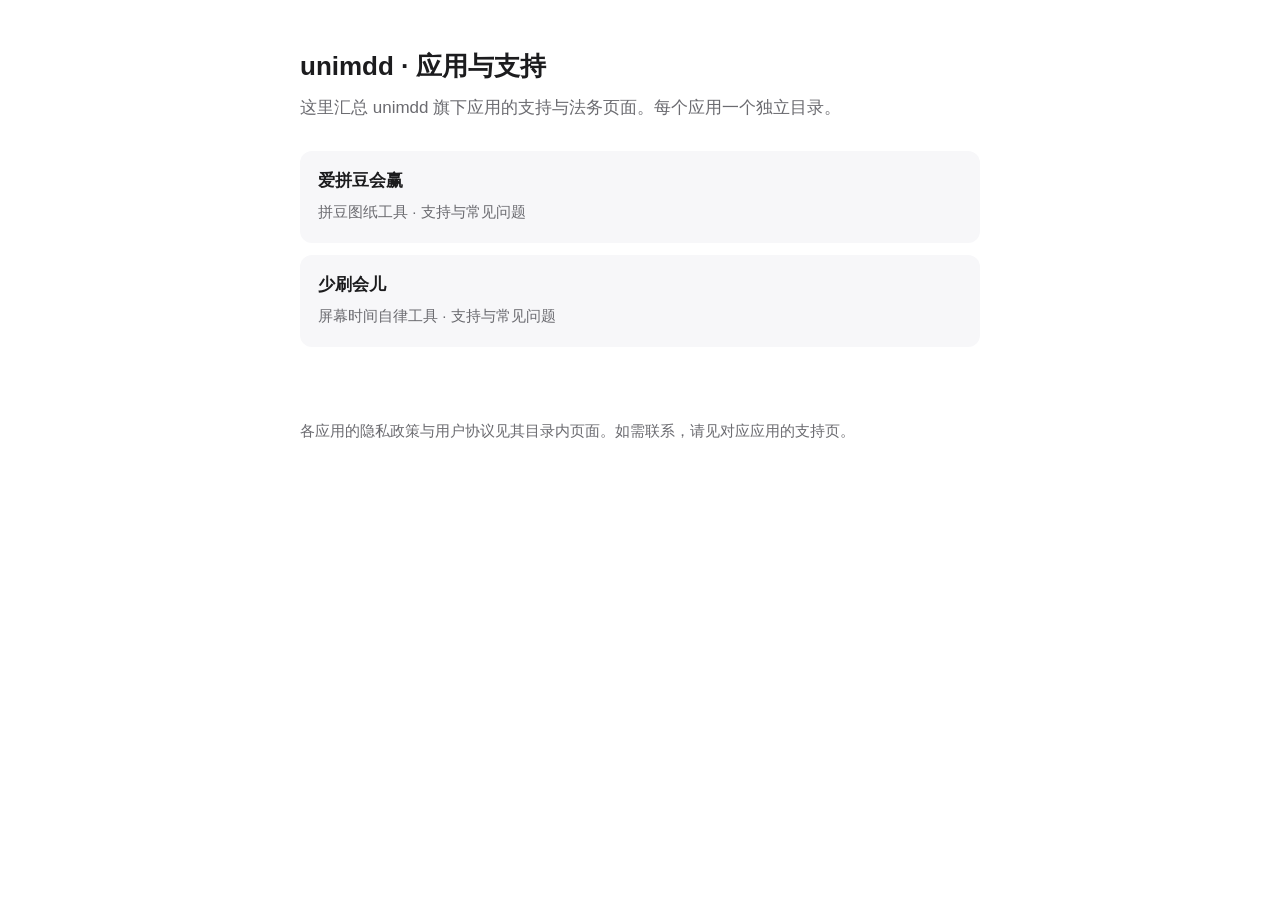
<file: index.html>
<!DOCTYPE html>
<html lang="zh-CN">
<head>
<meta charset="utf-8">
<meta name="viewport" content="width=device-width, initial-scale=1">
<title>unimdd · 应用与支持</title>
<meta name="description" content="unimdd 应用的支持与法务页面索引。">
<style>
  :root { color-scheme: light; --text: #1c1c1e; --muted: #6b6b70; --line: #e5e5ea; --soft: #f7f7f9; --accent: #4a6cf7; }
  * { box-sizing: border-box; }
  body {
    margin: 0; background: #fff; color: var(--text);
    font: 17px/1.7 -apple-system, BlinkMacSystemFont, "PingFang SC", "Helvetica Neue", Arial, sans-serif;
    -webkit-text-size-adjust: 100%;
  }
  main { max-width: 720px; margin: 0 auto; padding: 44px 20px; }
  h1 { font-size: 26px; margin: 0 0 6px; }
  .lede { color: var(--muted); margin: 0 0 28px; }
  .project {
    display: block; padding: 16px 18px; margin-bottom: 12px;
    background: var(--soft); border-radius: 12px;
    color: var(--text); text-decoration: none;
  }
  .project:hover { background: #f0f0f3; }
  .project strong { display: block; font-size: 17px; margin-bottom: 2px; }
  .project span { color: var(--muted); font-size: 15px; }
  footer { max-width: 720px; margin: 0 auto; padding: 0 20px 40px; color: var(--muted); font-size: 15px; }
  a { color: var(--accent); }
</style>
</head>
<body>
<main>
  <h1>unimdd · 应用与支持</h1>
  <p class="lede">这里汇总 unimdd 旗下应用的支持与法务页面。每个应用一个独立目录。</p>

  <a class="project" href="ibeads/">
    <strong>爱拼豆会赢</strong>
    <span>拼豆图纸工具 · 支持与常见问题</span>
  </a>
  <a class="project" href="idone/">
    <strong>少刷会儿</strong>
    <span>屏幕时间自律工具 · 支持与常见问题</span>
  </a>
  <!-- 新增项目时在此追加一项：
  <a class="project" href="<项目目录>/">
    <strong><应用名></strong>
    <span><一句话说明></span>
  </a>
  -->
</main>
<footer>
  <p>各应用的隐私政策与用户协议见其目录内页面。如需联系，请见对应应用的支持页。</p>
</footer>
</body>
</html>
</file>
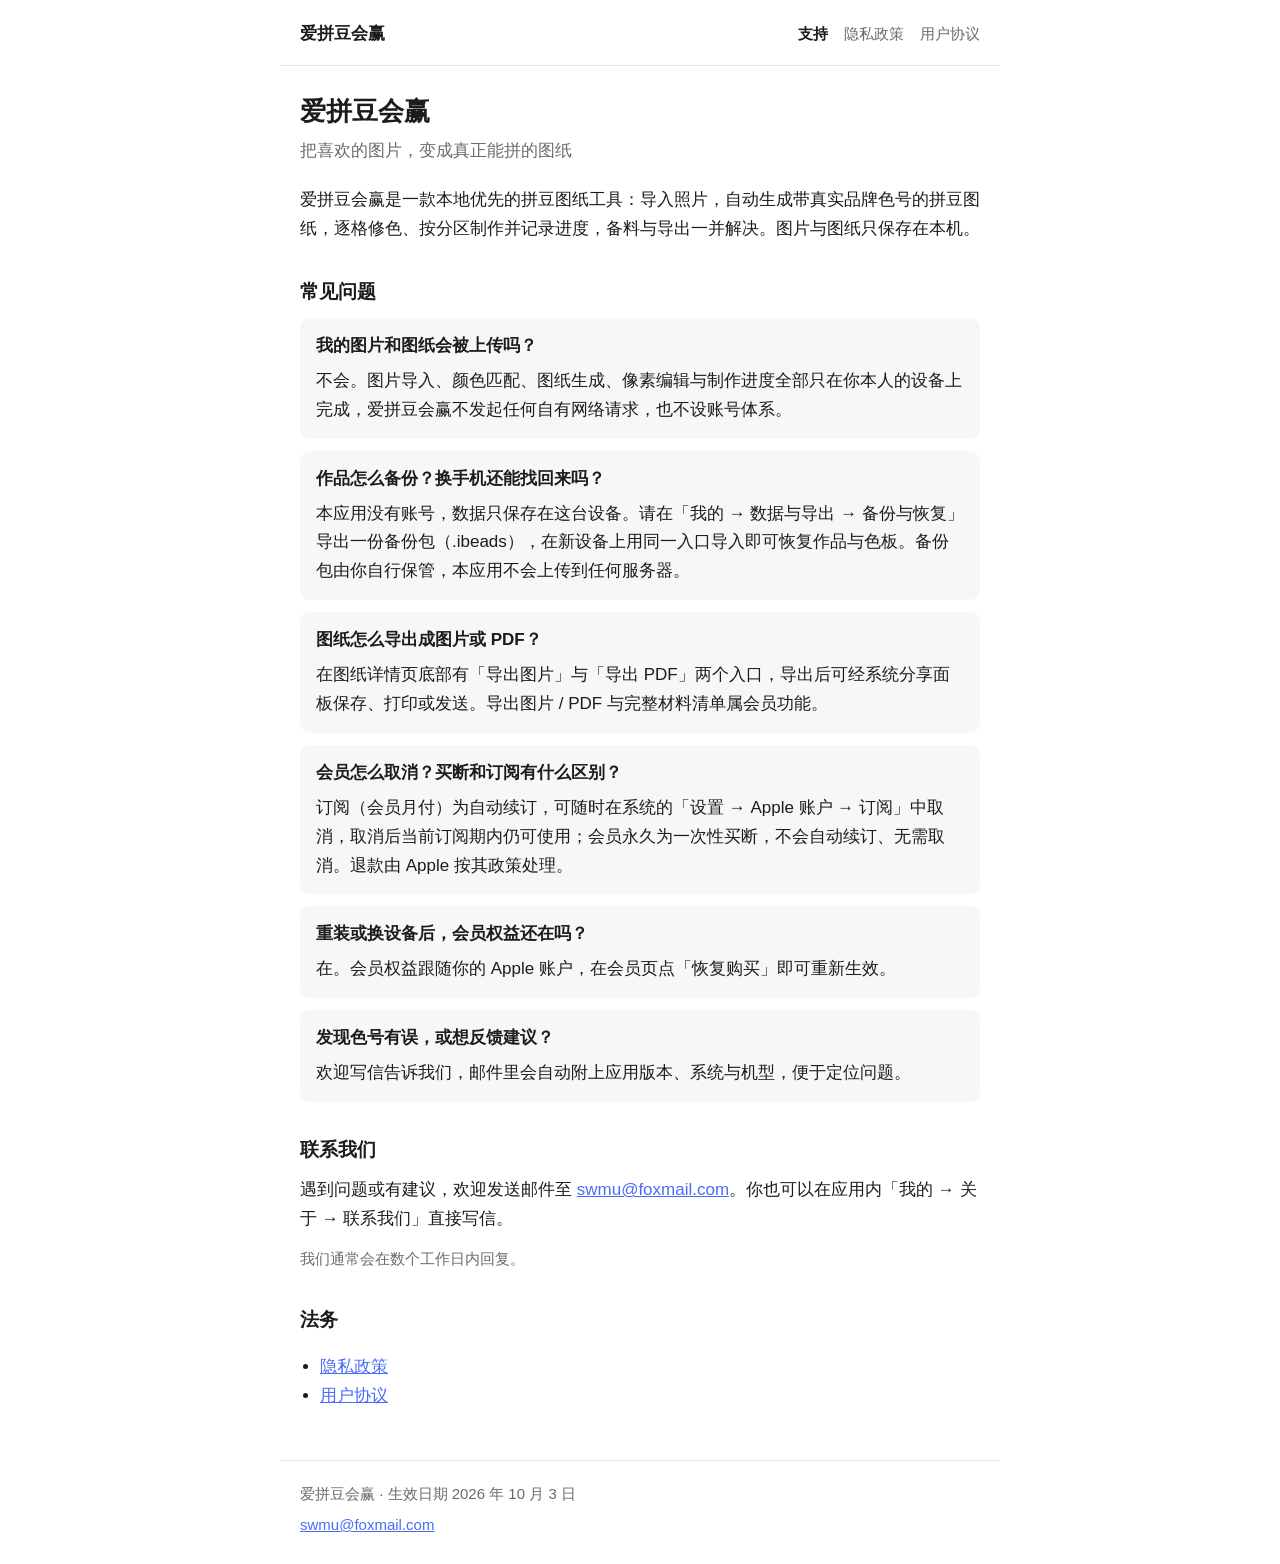
<file: ibeads/index.html>
<!DOCTYPE html>
<html lang="zh-CN">
<head>
<meta charset="utf-8">
<meta name="viewport" content="width=device-width, initial-scale=1">
<title>爱拼豆会赢 · 支持</title>
<meta name="description" content="爱拼豆会赢的支持与常见问题：数据是否上传、备份与恢复、导出、会员与订阅取消。">
<link rel="stylesheet" href="style.css">
</head>
<body>
<header class="site-header">
  <a class="brand" href="index.html">爱拼豆会赢</a>
  <nav>
    <a href="index.html" class="current">支持</a>
    <a href="privacy.html">隐私政策</a>
    <a href="terms.html">用户协议</a>
  </nav>
</header>
<main>
<h1>爱拼豆会赢</h1>
<p class="lede">把喜欢的图片，变成真正能拼的图纸</p>
<p>爱拼豆会赢是一款本地优先的拼豆图纸工具：导入照片，自动生成带真实品牌色号的拼豆图纸，逐格修色、按分区制作并记录进度，备料与导出一并解决。图片与图纸只保存在本机。</p>
<h2>常见问题</h2>
<section class="faq">
  <h3>我的图片和图纸会被上传吗？</h3>
  <p>不会。图片导入、颜色匹配、图纸生成、像素编辑与制作进度全部只在你本人的设备上完成，爱拼豆会赢不发起任何自有网络请求，也不设账号体系。</p>
</section>
<section class="faq">
  <h3>作品怎么备份？换手机还能找回来吗？</h3>
  <p>本应用没有账号，数据只保存在这台设备。请在「我的 → 数据与导出 → 备份与恢复」导出一份备份包（.ibeads），在新设备上用同一入口导入即可恢复作品与色板。备份包由你自行保管，本应用不会上传到任何服务器。</p>
</section>
<section class="faq">
  <h3>图纸怎么导出成图片或 PDF？</h3>
  <p>在图纸详情页底部有「导出图片」与「导出 PDF」两个入口，导出后可经系统分享面板保存、打印或发送。导出图片 / PDF 与完整材料清单属会员功能。</p>
</section>
<section class="faq">
  <h3>会员怎么取消？买断和订阅有什么区别？</h3>
  <p>订阅（会员月付）为自动续订，可随时在系统的「设置 → Apple 账户 → 订阅」中取消，取消后当前订阅期内仍可使用；会员永久为一次性买断，不会自动续订、无需取消。退款由 Apple 按其政策处理。</p>
</section>
<section class="faq">
  <h3>重装或换设备后，会员权益还在吗？</h3>
  <p>在。会员权益跟随你的 Apple 账户，在会员页点「恢复购买」即可重新生效。</p>
</section>
<section class="faq">
  <h3>发现色号有误，或想反馈建议？</h3>
  <p>欢迎写信告诉我们，邮件里会自动附上应用版本、系统与机型，便于定位问题。</p>
</section>
<h2>联系我们</h2>
<p>遇到问题或有建议，欢迎发送邮件至 <a href="mailto:swmu@foxmail.com">swmu@foxmail.com</a>。你也可以在应用内「我的 → 关于 → 联系我们」直接写信。</p>
<p class="meta">我们通常会在数个工作日内回复。</p>
<h2>法务</h2>
<ul>
  <li><a href="privacy.html">隐私政策</a></li>
  <li><a href="terms.html">用户协议</a></li>
</ul>
</main>
<footer>
  <p>爱拼豆会赢 · 生效日期 2026 年 10 月 3 日</p>
  <p><a href="mailto:swmu@foxmail.com">swmu@foxmail.com</a></p>
</footer>
</body>
</html>
</file>
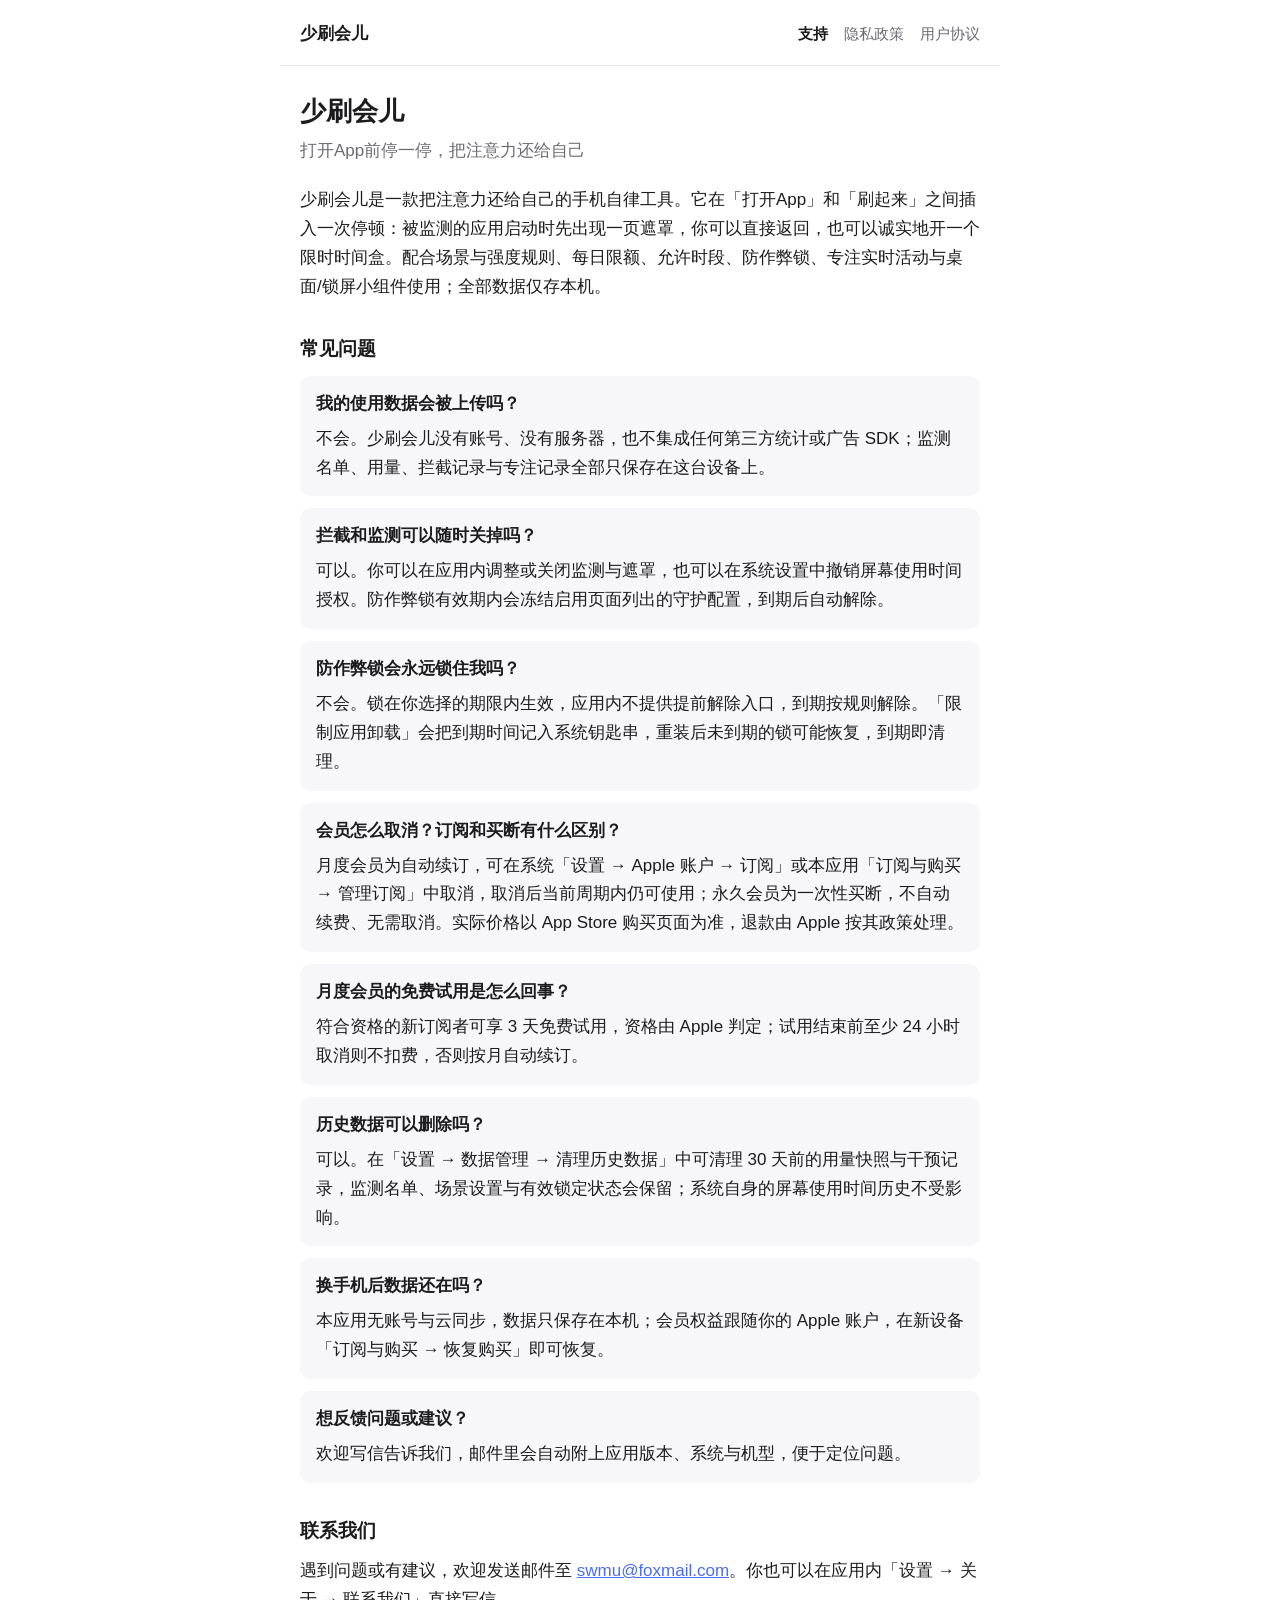
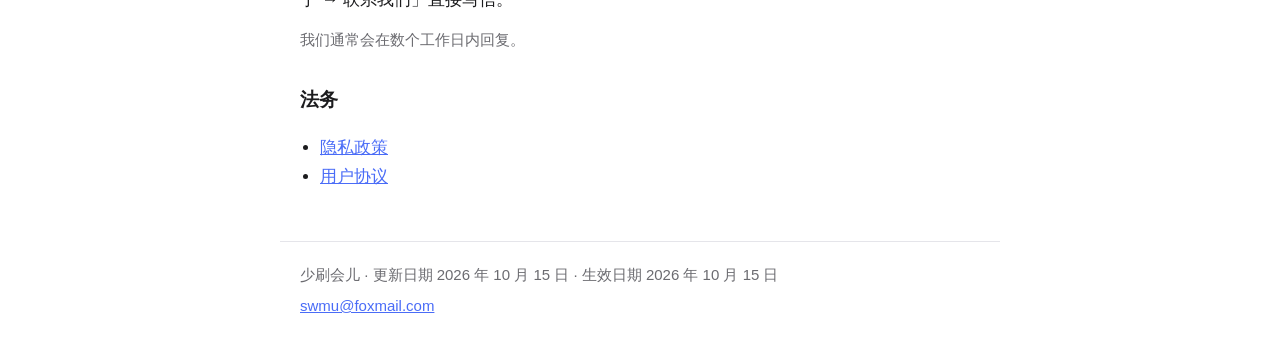
<file: idone/index.html>
<!DOCTYPE html>
<html lang="zh-CN">
<head>
<meta charset="utf-8">
<meta name="viewport" content="width=device-width, initial-scale=1">
<title>少刷会儿 · 支持</title>
<meta name="description" content="少刷会儿的支持与常见问题：数据是否上传、拦截与防作弊锁、会员与订阅取消、数据清理。">
<link rel="stylesheet" href="style.css">
</head>
<body>
<header class="site-header">
  <a class="brand" href="index.html">少刷会儿</a>
  <nav>
    <a href="index.html" class="current">支持</a>
    <a href="privacy.html">隐私政策</a>
    <a href="terms.html">用户协议</a>
  </nav>
</header>
<main>
<h1>少刷会儿</h1>
<p class="lede">打开App前停一停，把注意力还给自己</p>
<p>少刷会儿是一款把注意力还给自己的手机自律工具。它在「打开App」和「刷起来」之间插入一次停顿：被监测的应用启动时先出现一页遮罩，你可以直接返回，也可以诚实地开一个限时时间盒。配合场景与强度规则、每日限额、允许时段、防作弊锁、专注实时活动与桌面/锁屏小组件使用；全部数据仅存本机。</p>
<h2>常见问题</h2>
<section class="faq">
  <h3>我的使用数据会被上传吗？</h3>
  <p>不会。少刷会儿没有账号、没有服务器，也不集成任何第三方统计或广告 SDK；监测名单、用量、拦截记录与专注记录全部只保存在这台设备上。</p>
</section>
<section class="faq">
  <h3>拦截和监测可以随时关掉吗？</h3>
  <p>可以。你可以在应用内调整或关闭监测与遮罩，也可以在系统设置中撤销屏幕使用时间授权。防作弊锁有效期内会冻结启用页面列出的守护配置，到期后自动解除。</p>
</section>
<section class="faq">
  <h3>防作弊锁会永远锁住我吗？</h3>
  <p>不会。锁在你选择的期限内生效，应用内不提供提前解除入口，到期按规则解除。「限制应用卸载」会把到期时间记入系统钥匙串，重装后未到期的锁可能恢复，到期即清理。</p>
</section>
<section class="faq">
  <h3>会员怎么取消？订阅和买断有什么区别？</h3>
  <p>月度会员为自动续订，可在系统「设置 → Apple 账户 → 订阅」或本应用「订阅与购买 → 管理订阅」中取消，取消后当前周期内仍可使用；永久会员为一次性买断，不自动续费、无需取消。实际价格以 App Store 购买页面为准，退款由 Apple 按其政策处理。</p>
</section>
<section class="faq">
  <h3>月度会员的免费试用是怎么回事？</h3>
  <p>符合资格的新订阅者可享 3 天免费试用，资格由 Apple 判定；试用结束前至少 24 小时取消则不扣费，否则按月自动续订。</p>
</section>
<section class="faq">
  <h3>历史数据可以删除吗？</h3>
  <p>可以。在「设置 → 数据管理 → 清理历史数据」中可清理 30 天前的用量快照与干预记录，监测名单、场景设置与有效锁定状态会保留；系统自身的屏幕使用时间历史不受影响。</p>
</section>
<section class="faq">
  <h3>换手机后数据还在吗？</h3>
  <p>本应用无账号与云同步，数据只保存在本机；会员权益跟随你的 Apple 账户，在新设备「订阅与购买 → 恢复购买」即可恢复。</p>
</section>
<section class="faq">
  <h3>想反馈问题或建议？</h3>
  <p>欢迎写信告诉我们，邮件里会自动附上应用版本、系统与机型，便于定位问题。</p>
</section>
<h2>联系我们</h2>
<p>遇到问题或有建议，欢迎发送邮件至 <a href="mailto:swmu@foxmail.com">swmu@foxmail.com</a>。你也可以在应用内「设置 → 关于 → 联系我们」直接写信。</p>
<p class="meta">我们通常会在数个工作日内回复。</p>
<h2>法务</h2>
<ul>
  <li><a href="privacy.html">隐私政策</a></li>
  <li><a href="terms.html">用户协议</a></li>
</ul>
</main>
<footer>
  <p>少刷会儿 · 更新日期 2026 年 10 月 15 日 · 生效日期 2026 年 10 月 15 日</p>
  <p><a href="mailto:swmu@foxmail.com">swmu@foxmail.com</a></p>
</footer>
</body>
</html>
</file>
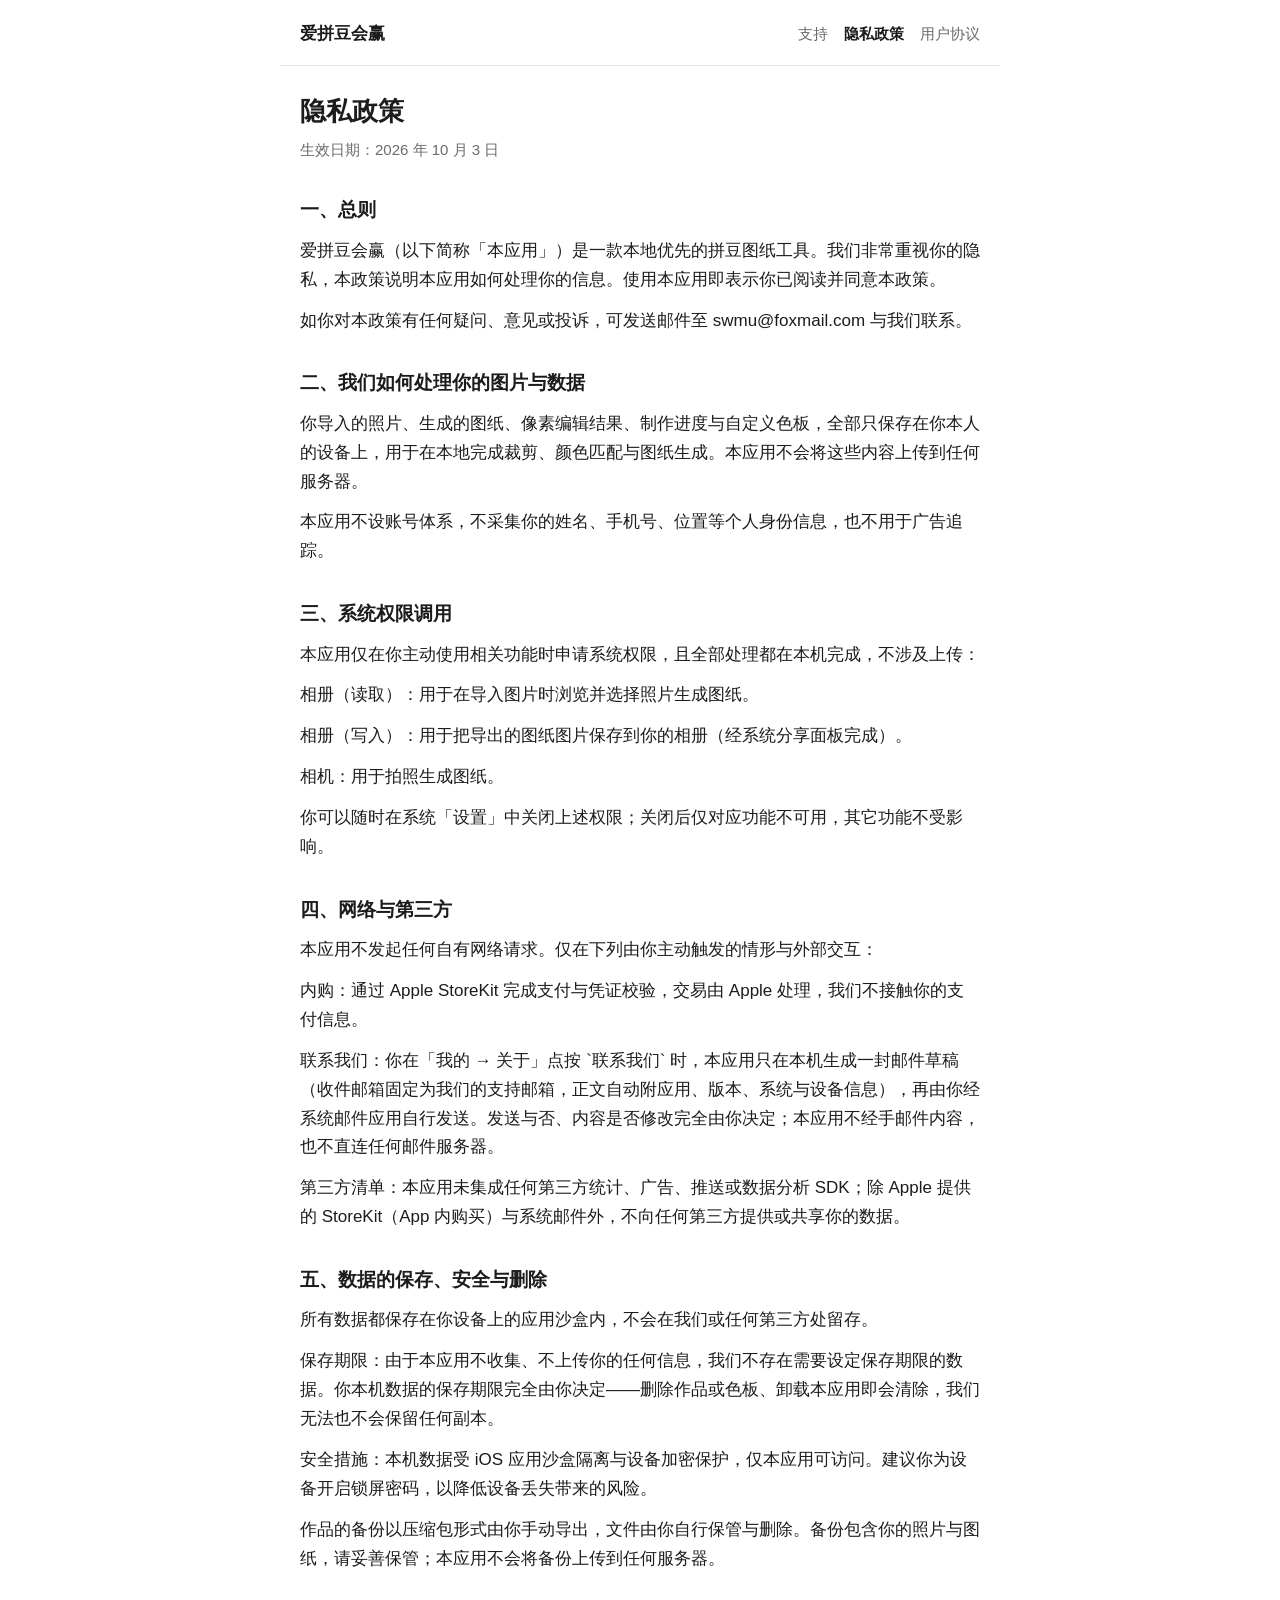
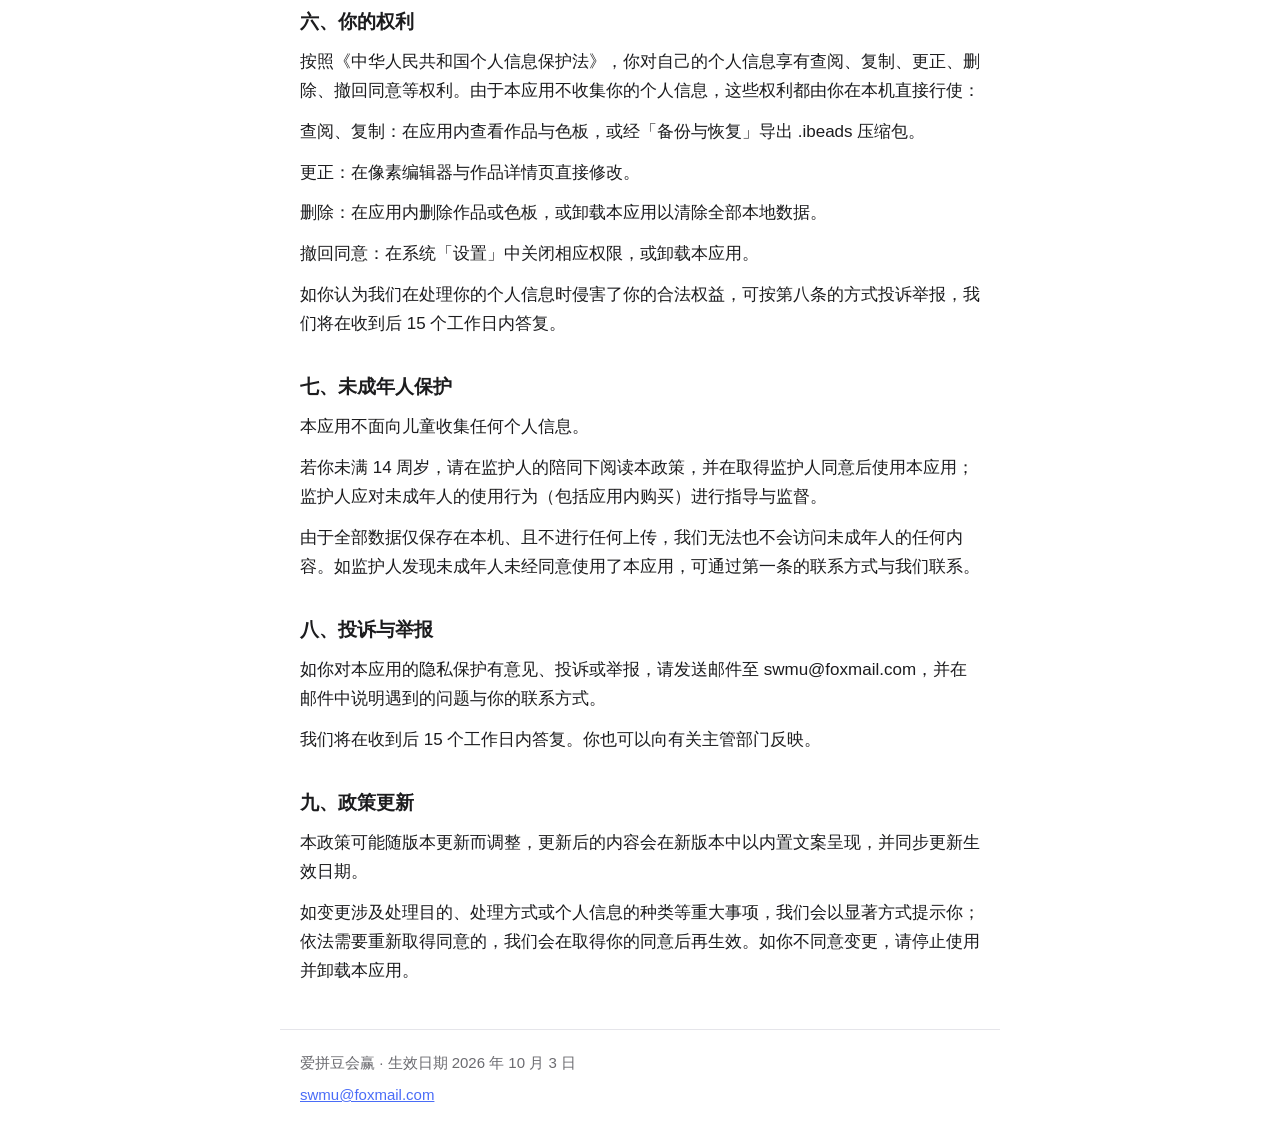
<file: ibeads/privacy.html>
<!DOCTYPE html>
<html lang="zh-CN">
<head>
<meta charset="utf-8">
<meta name="viewport" content="width=device-width, initial-scale=1">
<title>爱拼豆会赢 · 隐私政策</title>
<meta name="description" content="爱拼豆会赢隐私政策：本地优先、不采集个人信息、图片与图纸不上传。">
<link rel="stylesheet" href="style.css">
</head>
<body>
<header class="site-header">
  <a class="brand" href="index.html">爱拼豆会赢</a>
  <nav>
    <a href="index.html">支持</a>
    <a href="privacy.html" class="current">隐私政策</a>
    <a href="terms.html">用户协议</a>
  </nav>
</header>
<main>
<h1>隐私政策</h1>
<p class="meta">生效日期：2026 年 10 月 3 日</p>
<section>
<h2>一、总则</h2>
<p>爱拼豆会赢（以下简称「本应用」）是一款本地优先的拼豆图纸工具。我们非常重视你的隐私，本政策说明本应用如何处理你的信息。使用本应用即表示你已阅读并同意本政策。</p>
<p>如你对本政策有任何疑问、意见或投诉，可发送邮件至 swmu@foxmail.com 与我们联系。</p>
</section>
<section>
<h2>二、我们如何处理你的图片与数据</h2>
<p>你导入的照片、生成的图纸、像素编辑结果、制作进度与自定义色板，全部只保存在你本人的设备上，用于在本地完成裁剪、颜色匹配与图纸生成。本应用不会将这些内容上传到任何服务器。</p>
<p>本应用不设账号体系，不采集你的姓名、手机号、位置等个人身份信息，也不用于广告追踪。</p>
</section>
<section>
<h2>三、系统权限调用</h2>
<p>本应用仅在你主动使用相关功能时申请系统权限，且全部处理都在本机完成，不涉及上传：</p>
<p>相册（读取）：用于在导入图片时浏览并选择照片生成图纸。</p>
<p>相册（写入）：用于把导出的图纸图片保存到你的相册（经系统分享面板完成）。</p>
<p>相机：用于拍照生成图纸。</p>
<p>你可以随时在系统「设置」中关闭上述权限；关闭后仅对应功能不可用，其它功能不受影响。</p>
</section>
<section>
<h2>四、网络与第三方</h2>
<p>本应用不发起任何自有网络请求。仅在下列由你主动触发的情形与外部交互：</p>
<p>内购：通过 Apple StoreKit 完成支付与凭证校验，交易由 Apple 处理，我们不接触你的支付信息。</p>
<p>联系我们：你在「我的 → 关于」点按 `联系我们` 时，本应用只在本机生成一封邮件草稿（收件邮箱固定为我们的支持邮箱，正文自动附应用、版本、系统与设备信息），再由你经系统邮件应用自行发送。发送与否、内容是否修改完全由你决定；本应用不经手邮件内容，也不直连任何邮件服务器。</p>
<p>第三方清单：本应用未集成任何第三方统计、广告、推送或数据分析 SDK；除 Apple 提供的 StoreKit（App 内购买）与系统邮件外，不向任何第三方提供或共享你的数据。</p>
</section>
<section>
<h2>五、数据的保存、安全与删除</h2>
<p>所有数据都保存在你设备上的应用沙盒内，不会在我们或任何第三方处留存。</p>
<p>保存期限：由于本应用不收集、不上传你的任何信息，我们不存在需要设定保存期限的数据。你本机数据的保存期限完全由你决定——删除作品或色板、卸载本应用即会清除，我们无法也不会保留任何副本。</p>
<p>安全措施：本机数据受 iOS 应用沙盒隔离与设备加密保护，仅本应用可访问。建议你为设备开启锁屏密码，以降低设备丢失带来的风险。</p>
<p>作品的备份以压缩包形式由你手动导出，文件由你自行保管与删除。备份包含你的照片与图纸，请妥善保管；本应用不会将备份上传到任何服务器。</p>
</section>
<section>
<h2>六、你的权利</h2>
<p>按照《中华人民共和国个人信息保护法》，你对自己的个人信息享有查阅、复制、更正、删除、撤回同意等权利。由于本应用不收集你的个人信息，这些权利都由你在本机直接行使：</p>
<p>查阅、复制：在应用内查看作品与色板，或经「备份与恢复」导出 .ibeads 压缩包。</p>
<p>更正：在像素编辑器与作品详情页直接修改。</p>
<p>删除：在应用内删除作品或色板，或卸载本应用以清除全部本地数据。</p>
<p>撤回同意：在系统「设置」中关闭相应权限，或卸载本应用。</p>
<p>如你认为我们在处理你的个人信息时侵害了你的合法权益，可按第八条的方式投诉举报，我们将在收到后 15 个工作日内答复。</p>
</section>
<section>
<h2>七、未成年人保护</h2>
<p>本应用不面向儿童收集任何个人信息。</p>
<p>若你未满 14 周岁，请在监护人的陪同下阅读本政策，并在取得监护人同意后使用本应用；监护人应对未成年人的使用行为（包括应用内购买）进行指导与监督。</p>
<p>由于全部数据仅保存在本机、且不进行任何上传，我们无法也不会访问未成年人的任何内容。如监护人发现未成年人未经同意使用了本应用，可通过第一条的联系方式与我们联系。</p>
</section>
<section>
<h2>八、投诉与举报</h2>
<p>如你对本应用的隐私保护有意见、投诉或举报，请发送邮件至 swmu@foxmail.com，并在邮件中说明遇到的问题与你的联系方式。</p>
<p>我们将在收到后 15 个工作日内答复。你也可以向有关主管部门反映。</p>
</section>
<section>
<h2>九、政策更新</h2>
<p>本政策可能随版本更新而调整，更新后的内容会在新版本中以内置文案呈现，并同步更新生效日期。</p>
<p>如变更涉及处理目的、处理方式或个人信息的种类等重大事项，我们会以显著方式提示你；依法需要重新取得同意的，我们会在取得你的同意后再生效。如你不同意变更，请停止使用并卸载本应用。</p>
</section>

</main>
<footer>
  <p>爱拼豆会赢 · 生效日期 2026 年 10 月 3 日</p>
  <p><a href="mailto:swmu@foxmail.com">swmu@foxmail.com</a></p>
</footer>
</body>
</html>
</file>
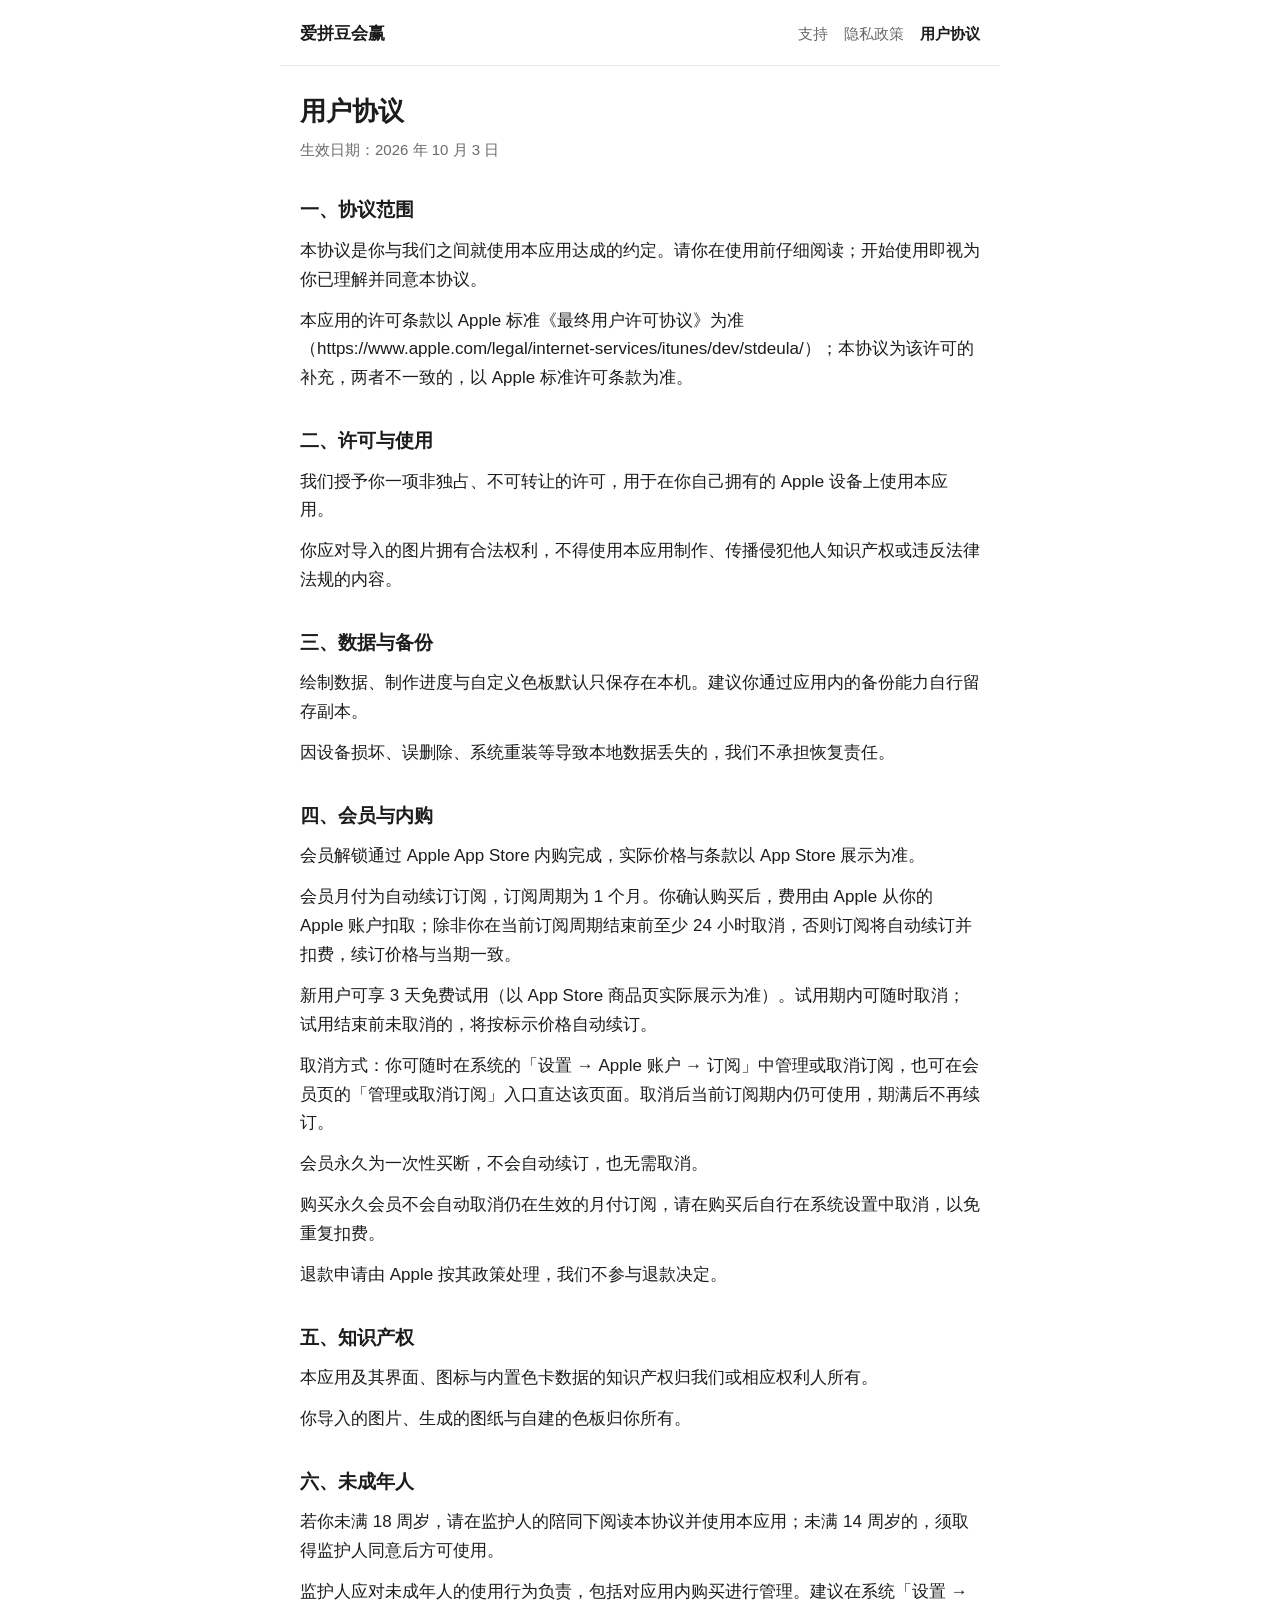
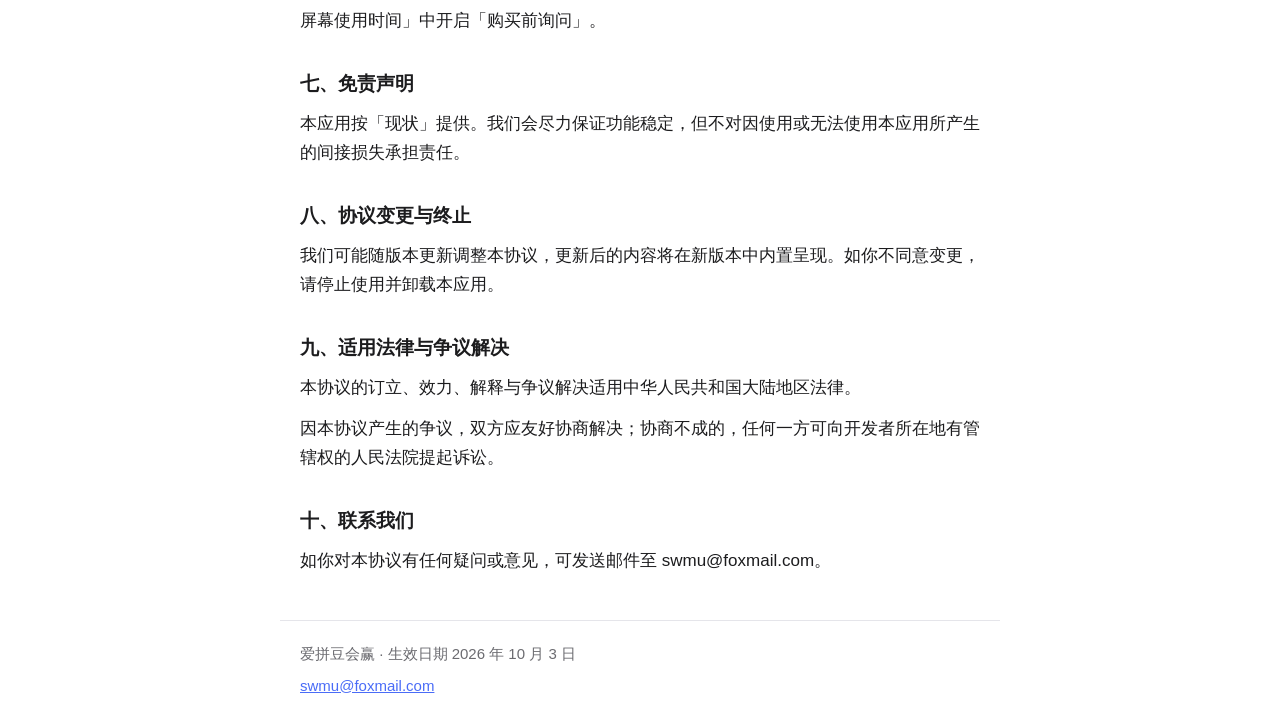
<file: ibeads/terms.html>
<!DOCTYPE html>
<html lang="zh-CN">
<head>
<meta charset="utf-8">
<meta name="viewport" content="width=device-width, initial-scale=1">
<title>爱拼豆会赢 · 用户协议</title>
<meta name="description" content="爱拼豆会赢用户协议：许可与使用、数据与备份、会员与内购、免责声明。">
<link rel="stylesheet" href="style.css">
</head>
<body>
<header class="site-header">
  <a class="brand" href="index.html">爱拼豆会赢</a>
  <nav>
    <a href="index.html">支持</a>
    <a href="privacy.html">隐私政策</a>
    <a href="terms.html" class="current">用户协议</a>
  </nav>
</header>
<main>
<h1>用户协议</h1>
<p class="meta">生效日期：2026 年 10 月 3 日</p>
<section>
<h2>一、协议范围</h2>
<p>本协议是你与我们之间就使用本应用达成的约定。请你在使用前仔细阅读；开始使用即视为你已理解并同意本协议。</p>
<p>本应用的许可条款以 Apple 标准《最终用户许可协议》为准（https://www.apple.com/legal/internet-services/itunes/dev/stdeula/）；本协议为该许可的补充，两者不一致的，以 Apple 标准许可条款为准。</p>
</section>
<section>
<h2>二、许可与使用</h2>
<p>我们授予你一项非独占、不可转让的许可，用于在你自己拥有的 Apple 设备上使用本应用。</p>
<p>你应对导入的图片拥有合法权利，不得使用本应用制作、传播侵犯他人知识产权或违反法律法规的内容。</p>
</section>
<section>
<h2>三、数据与备份</h2>
<p>绘制数据、制作进度与自定义色板默认只保存在本机。建议你通过应用内的备份能力自行留存副本。</p>
<p>因设备损坏、误删除、系统重装等导致本地数据丢失的，我们不承担恢复责任。</p>
</section>
<section>
<h2>四、会员与内购</h2>
<p>会员解锁通过 Apple App Store 内购完成，实际价格与条款以 App Store 展示为准。</p>
<p>会员月付为自动续订订阅，订阅周期为 1 个月。你确认购买后，费用由 Apple 从你的 Apple 账户扣取；除非你在当前订阅周期结束前至少 24 小时取消，否则订阅将自动续订并扣费，续订价格与当期一致。</p>
<p>新用户可享 3 天免费试用（以 App Store 商品页实际展示为准）。试用期内可随时取消；试用结束前未取消的，将按标示价格自动续订。</p>
<p>取消方式：你可随时在系统的「设置 → Apple 账户 → 订阅」中管理或取消订阅，也可在会员页的「管理或取消订阅」入口直达该页面。取消后当前订阅期内仍可使用，期满后不再续订。</p>
<p>会员永久为一次性买断，不会自动续订，也无需取消。</p>
<p>购买永久会员不会自动取消仍在生效的月付订阅，请在购买后自行在系统设置中取消，以免重复扣费。</p>
<p>退款申请由 Apple 按其政策处理，我们不参与退款决定。</p>
</section>
<section>
<h2>五、知识产权</h2>
<p>本应用及其界面、图标与内置色卡数据的知识产权归我们或相应权利人所有。</p>
<p>你导入的图片、生成的图纸与自建的色板归你所有。</p>
</section>
<section>
<h2>六、未成年人</h2>
<p>若你未满 18 周岁，请在监护人的陪同下阅读本协议并使用本应用；未满 14 周岁的，须取得监护人同意后方可使用。</p>
<p>监护人应对未成年人的使用行为负责，包括对应用内购买进行管理。建议在系统「设置 → 屏幕使用时间」中开启「购买前询问」。</p>
</section>
<section>
<h2>七、免责声明</h2>
<p>本应用按「现状」提供。我们会尽力保证功能稳定，但不对因使用或无法使用本应用所产生的间接损失承担责任。</p>
</section>
<section>
<h2>八、协议变更与终止</h2>
<p>我们可能随版本更新调整本协议，更新后的内容将在新版本中内置呈现。如你不同意变更，请停止使用并卸载本应用。</p>
</section>
<section>
<h2>九、适用法律与争议解决</h2>
<p>本协议的订立、效力、解释与争议解决适用中华人民共和国大陆地区法律。</p>
<p>因本协议产生的争议，双方应友好协商解决；协商不成的，任何一方可向开发者所在地有管辖权的人民法院提起诉讼。</p>
</section>
<section>
<h2>十、联系我们</h2>
<p>如你对本协议有任何疑问或意见，可发送邮件至 swmu@foxmail.com。</p>
</section>

</main>
<footer>
  <p>爱拼豆会赢 · 生效日期 2026 年 10 月 3 日</p>
  <p><a href="mailto:swmu@foxmail.com">swmu@foxmail.com</a></p>
</footer>
</body>
</html>
</file>
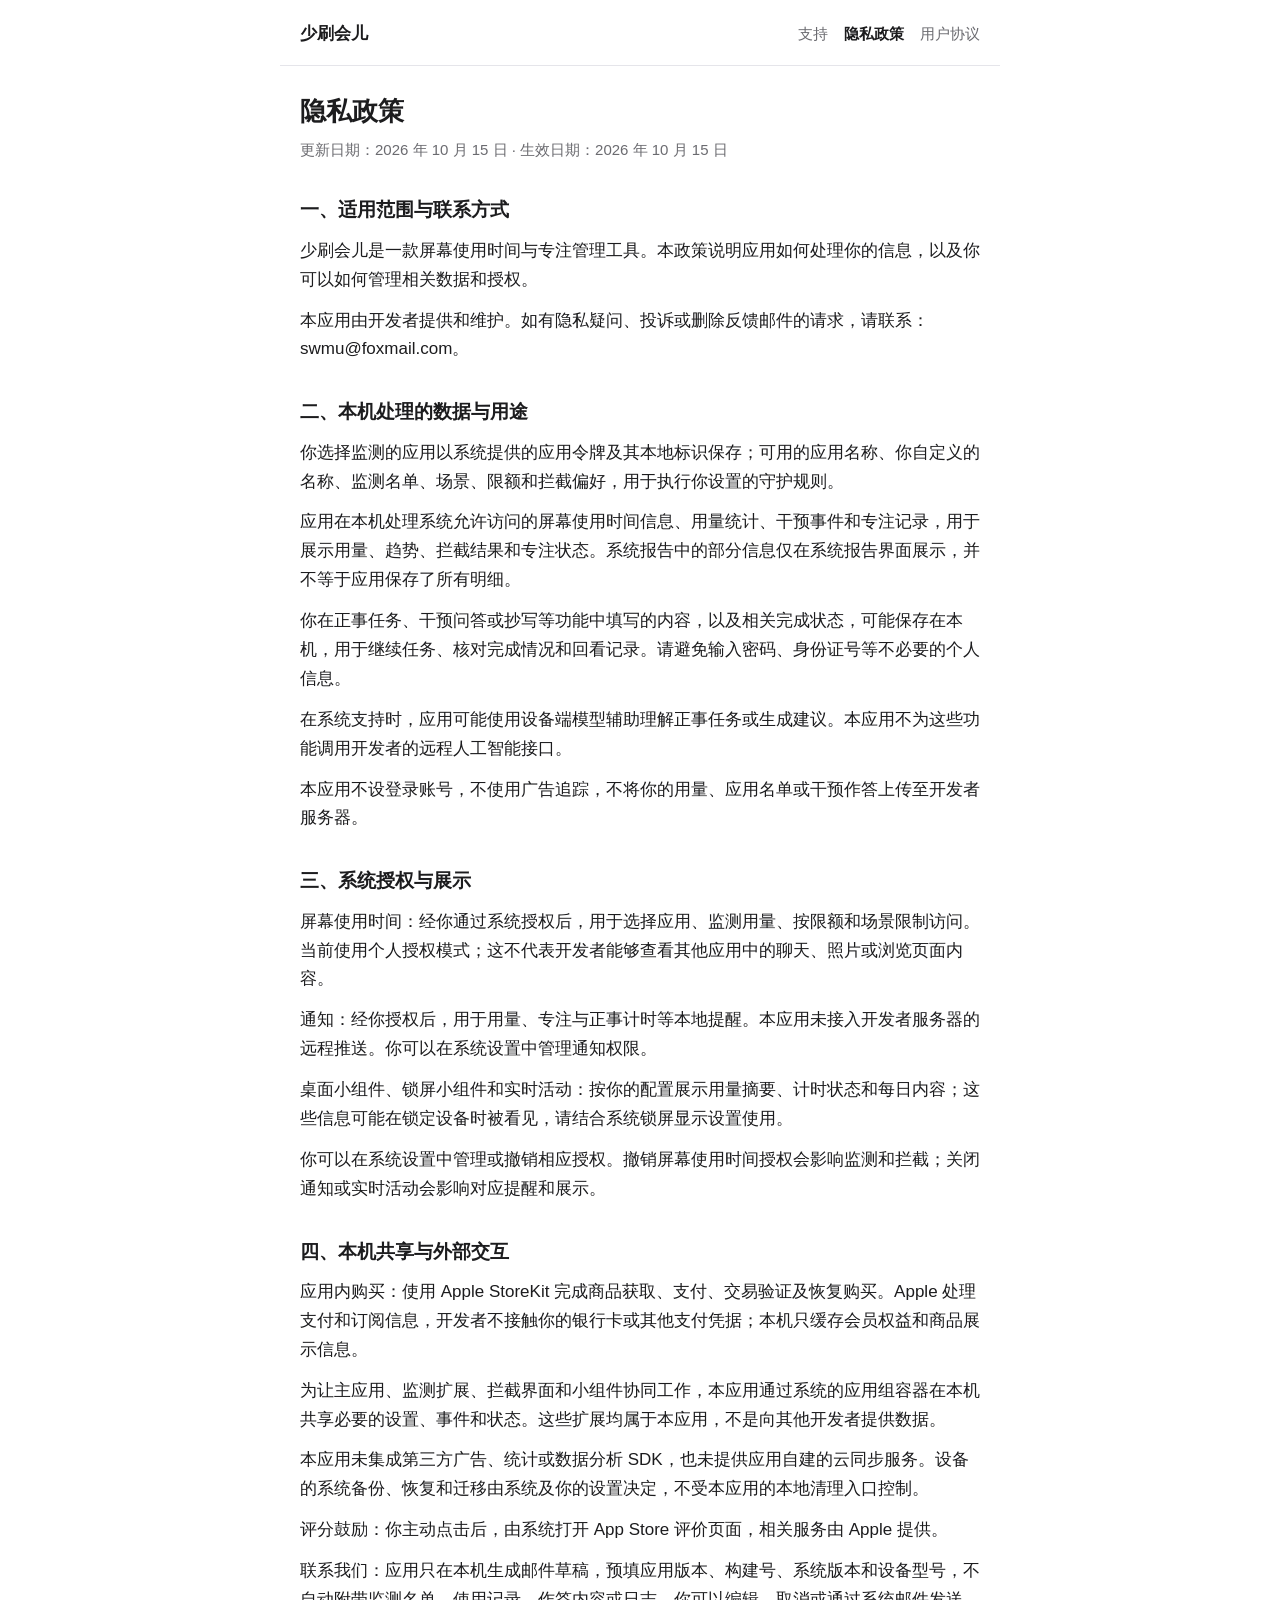
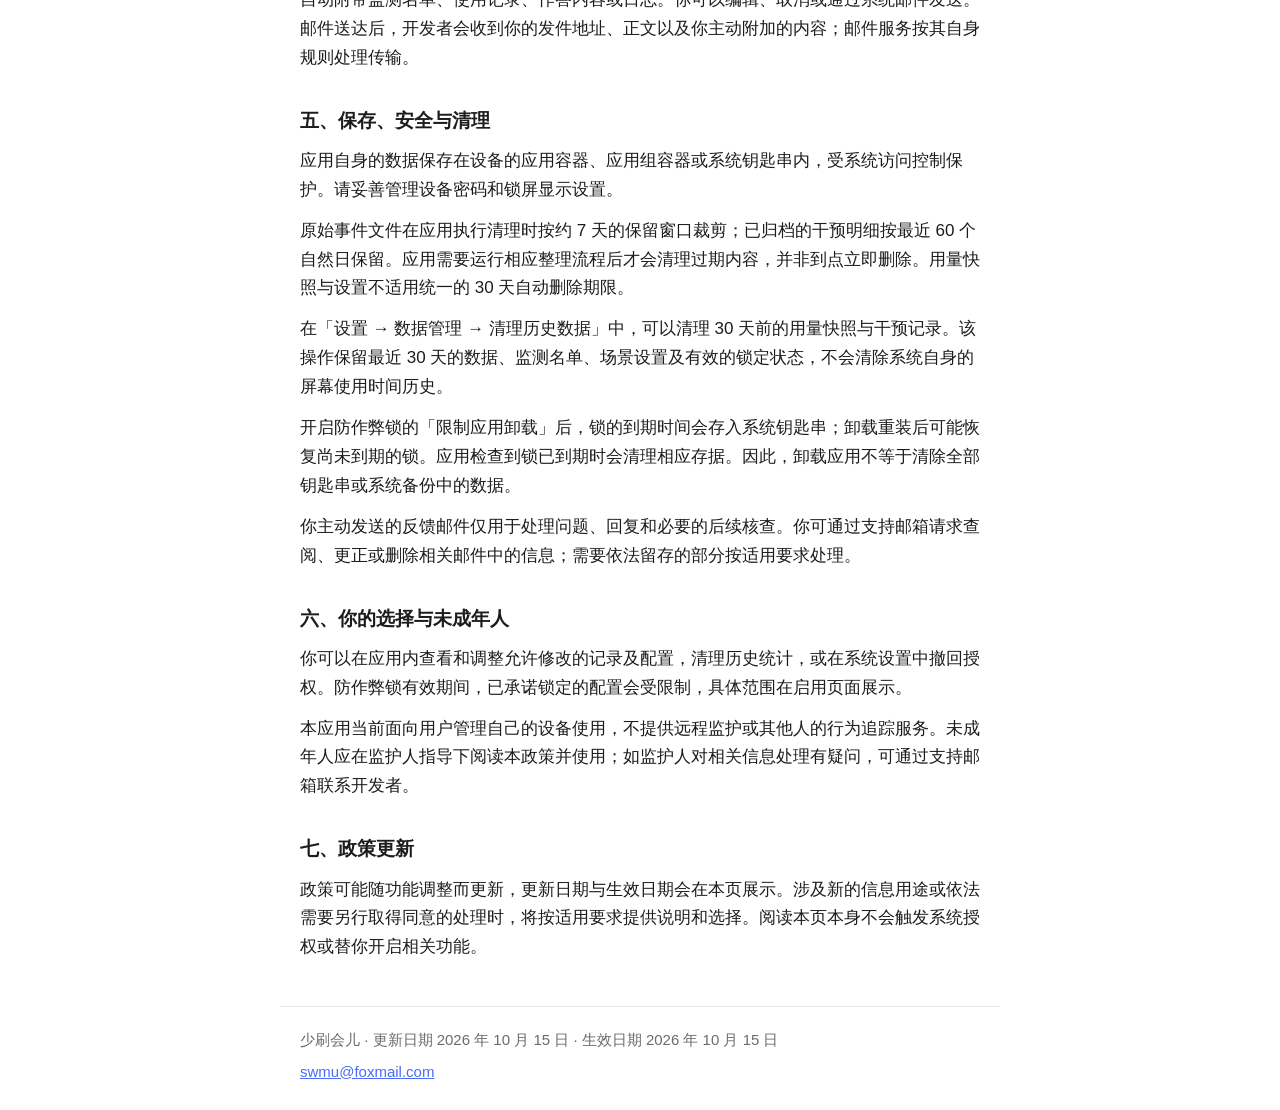
<file: idone/privacy.html>
<!DOCTYPE html>
<html lang="zh-CN">
<head>
<meta charset="utf-8">
<meta name="viewport" content="width=device-width, initial-scale=1">
<title>少刷会儿 · 隐私政策</title>
<meta name="description" content="少刷会儿隐私政策：数据仅存本机、不收集不上传、屏幕时间数据不离机、无第三方 SDK。">
<link rel="stylesheet" href="style.css">
</head>
<body>
<header class="site-header">
  <a class="brand" href="index.html">少刷会儿</a>
  <nav>
    <a href="index.html">支持</a>
    <a href="privacy.html" class="current">隐私政策</a>
    <a href="terms.html">用户协议</a>
  </nav>
</header>
<main>
<h1>隐私政策</h1>
<p class="meta">更新日期：2026 年 10 月 15 日 · 生效日期：2026 年 10 月 15 日</p>
<section>
<h2>一、适用范围与联系方式</h2>
<p>少刷会儿是一款屏幕使用时间与专注管理工具。本政策说明应用如何处理你的信息，以及你可以如何管理相关数据和授权。</p>
<p>本应用由开发者提供和维护。如有隐私疑问、投诉或删除反馈邮件的请求，请联系：swmu@foxmail.com。</p>
</section>
<section>
<h2>二、本机处理的数据与用途</h2>
<p>你选择监测的应用以系统提供的应用令牌及其本地标识保存；可用的应用名称、你自定义的名称、监测名单、场景、限额和拦截偏好，用于执行你设置的守护规则。</p>
<p>应用在本机处理系统允许访问的屏幕使用时间信息、用量统计、干预事件和专注记录，用于展示用量、趋势、拦截结果和专注状态。系统报告中的部分信息仅在系统报告界面展示，并不等于应用保存了所有明细。</p>
<p>你在正事任务、干预问答或抄写等功能中填写的内容，以及相关完成状态，可能保存在本机，用于继续任务、核对完成情况和回看记录。请避免输入密码、身份证号等不必要的个人信息。</p>
<p>在系统支持时，应用可能使用设备端模型辅助理解正事任务或生成建议。本应用不为这些功能调用开发者的远程人工智能接口。</p>
<p>本应用不设登录账号，不使用广告追踪，不将你的用量、应用名单或干预作答上传至开发者服务器。</p>
</section>
<section>
<h2>三、系统授权与展示</h2>
<p>屏幕使用时间：经你通过系统授权后，用于选择应用、监测用量、按限额和场景限制访问。当前使用个人授权模式；这不代表开发者能够查看其他应用中的聊天、照片或浏览页面内容。</p>
<p>通知：经你授权后，用于用量、专注与正事计时等本地提醒。本应用未接入开发者服务器的远程推送。你可以在系统设置中管理通知权限。</p>
<p>桌面小组件、锁屏小组件和实时活动：按你的配置展示用量摘要、计时状态和每日内容；这些信息可能在锁定设备时被看见，请结合系统锁屏显示设置使用。</p>
<p>你可以在系统设置中管理或撤销相应授权。撤销屏幕使用时间授权会影响监测和拦截；关闭通知或实时活动会影响对应提醒和展示。</p>
</section>
<section>
<h2>四、本机共享与外部交互</h2>
<p>应用内购买：使用 Apple StoreKit 完成商品获取、支付、交易验证及恢复购买。Apple 处理支付和订阅信息，开发者不接触你的银行卡或其他支付凭据；本机只缓存会员权益和商品展示信息。</p>
<p>为让主应用、监测扩展、拦截界面和小组件协同工作，本应用通过系统的应用组容器在本机共享必要的设置、事件和状态。这些扩展均属于本应用，不是向其他开发者提供数据。</p>
<p>本应用未集成第三方广告、统计或数据分析 SDK，也未提供应用自建的云同步服务。设备的系统备份、恢复和迁移由系统及你的设置决定，不受本应用的本地清理入口控制。</p>
<p>评分鼓励：你主动点击后，由系统打开 App Store 评价页面，相关服务由 Apple 提供。</p>
<p>联系我们：应用只在本机生成邮件草稿，预填应用版本、构建号、系统版本和设备型号，不自动附带监测名单、使用记录、作答内容或日志。你可以编辑、取消或通过系统邮件发送。邮件送达后，开发者会收到你的发件地址、正文以及你主动附加的内容；邮件服务按其自身规则处理传输。</p>
</section>
<section>
<h2>五、保存、安全与清理</h2>
<p>应用自身的数据保存在设备的应用容器、应用组容器或系统钥匙串内，受系统访问控制保护。请妥善管理设备密码和锁屏显示设置。</p>
<p>原始事件文件在应用执行清理时按约 7 天的保留窗口裁剪；已归档的干预明细按最近 60 个自然日保留。应用需要运行相应整理流程后才会清理过期内容，并非到点立即删除。用量快照与设置不适用统一的 30 天自动删除期限。</p>
<p>在「设置 → 数据管理 → 清理历史数据」中，可以清理 30 天前的用量快照与干预记录。该操作保留最近 30 天的数据、监测名单、场景设置及有效的锁定状态，不会清除系统自身的屏幕使用时间历史。</p>
<p>开启防作弊锁的「限制应用卸载」后，锁的到期时间会存入系统钥匙串；卸载重装后可能恢复尚未到期的锁。应用检查到锁已到期时会清理相应存据。因此，卸载应用不等于清除全部钥匙串或系统备份中的数据。</p>
<p>你主动发送的反馈邮件仅用于处理问题、回复和必要的后续核查。你可通过支持邮箱请求查阅、更正或删除相关邮件中的信息；需要依法留存的部分按适用要求处理。</p>
</section>
<section>
<h2>六、你的选择与未成年人</h2>
<p>你可以在应用内查看和调整允许修改的记录及配置，清理历史统计，或在系统设置中撤回授权。防作弊锁有效期间，已承诺锁定的配置会受限制，具体范围在启用页面展示。</p>
<p>本应用当前面向用户管理自己的设备使用，不提供远程监护或其他人的行为追踪服务。未成年人应在监护人指导下阅读本政策并使用；如监护人对相关信息处理有疑问，可通过支持邮箱联系开发者。</p>
</section>
<section>
<h2>七、政策更新</h2>
<p>政策可能随功能调整而更新，更新日期与生效日期会在本页展示。涉及新的信息用途或依法需要另行取得同意的处理时，将按适用要求提供说明和选择。阅读本页本身不会触发系统授权或替你开启相关功能。</p>
</section>

</main>
<footer>
  <p>少刷会儿 · 更新日期 2026 年 10 月 15 日 · 生效日期 2026 年 10 月 15 日</p>
  <p><a href="mailto:swmu@foxmail.com">swmu@foxmail.com</a></p>
</footer>
</body>
</html>
</file>
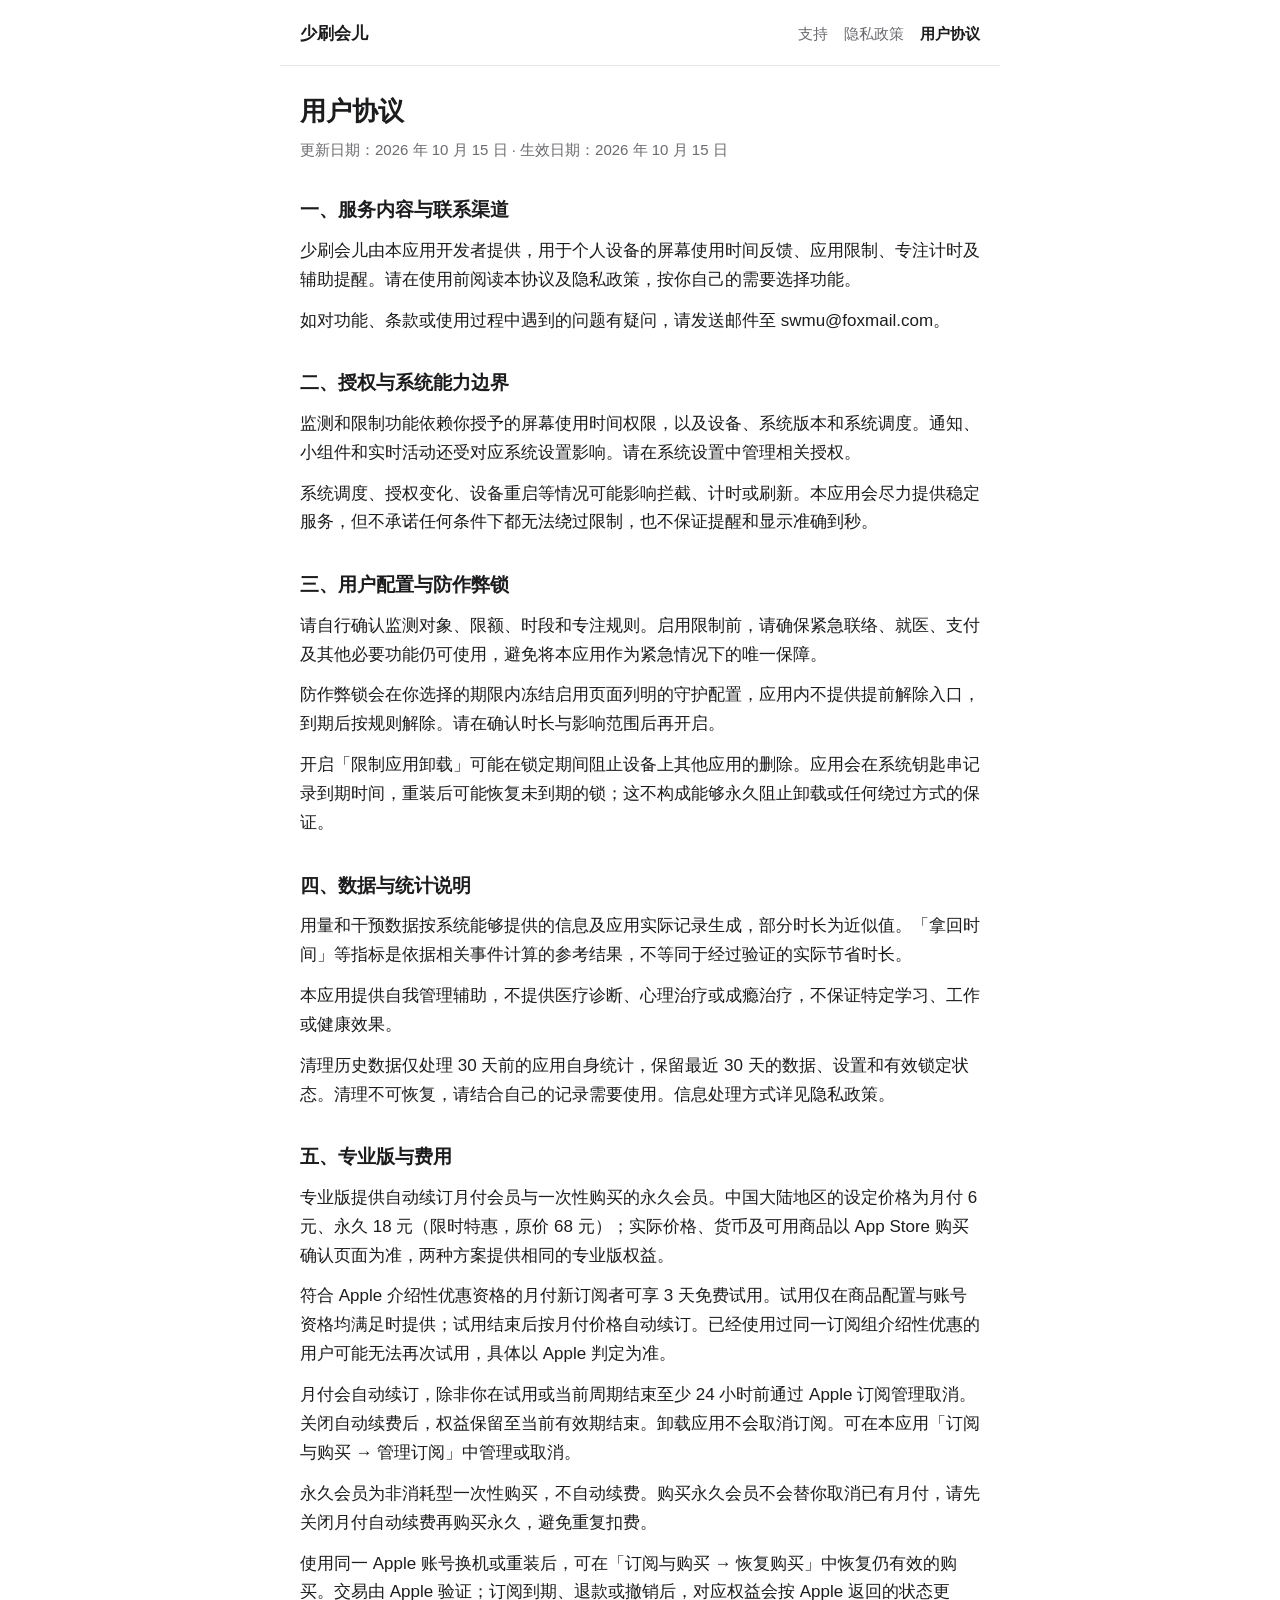
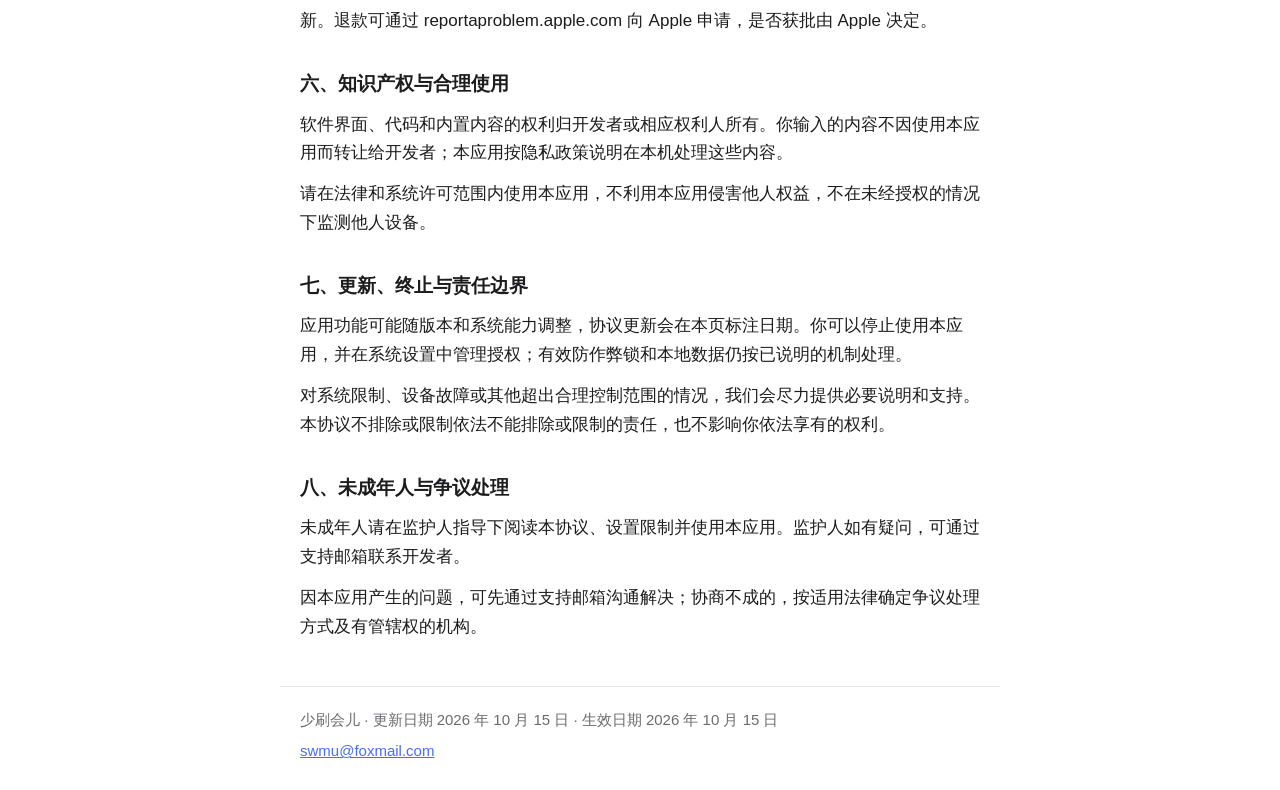
<file: idone/terms.html>
<!DOCTYPE html>
<html lang="zh-CN">
<head>
<meta charset="utf-8">
<meta name="viewport" content="width=device-width, initial-scale=1">
<title>少刷会儿 · 用户协议</title>
<meta name="description" content="少刷会儿用户协议：服务内容、授权边界、防作弊锁、专业版与费用、免责声明。">
<link rel="stylesheet" href="style.css">
</head>
<body>
<header class="site-header">
  <a class="brand" href="index.html">少刷会儿</a>
  <nav>
    <a href="index.html">支持</a>
    <a href="privacy.html">隐私政策</a>
    <a href="terms.html" class="current">用户协议</a>
  </nav>
</header>
<main>
<h1>用户协议</h1>
<p class="meta">更新日期：2026 年 10 月 15 日 · 生效日期：2026 年 10 月 15 日</p>
<section>
<h2>一、服务内容与联系渠道</h2>
<p>少刷会儿由本应用开发者提供，用于个人设备的屏幕使用时间反馈、应用限制、专注计时及辅助提醒。请在使用前阅读本协议及隐私政策，按你自己的需要选择功能。</p>
<p>如对功能、条款或使用过程中遇到的问题有疑问，请发送邮件至 swmu@foxmail.com。</p>
</section>
<section>
<h2>二、授权与系统能力边界</h2>
<p>监测和限制功能依赖你授予的屏幕使用时间权限，以及设备、系统版本和系统调度。通知、小组件和实时活动还受对应系统设置影响。请在系统设置中管理相关授权。</p>
<p>系统调度、授权变化、设备重启等情况可能影响拦截、计时或刷新。本应用会尽力提供稳定服务，但不承诺任何条件下都无法绕过限制，也不保证提醒和显示准确到秒。</p>
</section>
<section>
<h2>三、用户配置与防作弊锁</h2>
<p>请自行确认监测对象、限额、时段和专注规则。启用限制前，请确保紧急联络、就医、支付及其他必要功能仍可使用，避免将本应用作为紧急情况下的唯一保障。</p>
<p>防作弊锁会在你选择的期限内冻结启用页面列明的守护配置，应用内不提供提前解除入口，到期后按规则解除。请在确认时长与影响范围后再开启。</p>
<p>开启「限制应用卸载」可能在锁定期间阻止设备上其他应用的删除。应用会在系统钥匙串记录到期时间，重装后可能恢复未到期的锁；这不构成能够永久阻止卸载或任何绕过方式的保证。</p>
</section>
<section>
<h2>四、数据与统计说明</h2>
<p>用量和干预数据按系统能够提供的信息及应用实际记录生成，部分时长为近似值。「拿回时间」等指标是依据相关事件计算的参考结果，不等同于经过验证的实际节省时长。</p>
<p>本应用提供自我管理辅助，不提供医疗诊断、心理治疗或成瘾治疗，不保证特定学习、工作或健康效果。</p>
<p>清理历史数据仅处理 30 天前的应用自身统计，保留最近 30 天的数据、设置和有效锁定状态。清理不可恢复，请结合自己的记录需要使用。信息处理方式详见隐私政策。</p>
</section>
<section>
<h2>五、专业版与费用</h2>
<p>专业版提供自动续订月付会员与一次性购买的永久会员。中国大陆地区的设定价格为月付 6 元、永久 18 元（限时特惠，原价 68 元）；实际价格、货币及可用商品以 App Store 购买确认页面为准，两种方案提供相同的专业版权益。</p>
<p>符合 Apple 介绍性优惠资格的月付新订阅者可享 3 天免费试用。试用仅在商品配置与账号资格均满足时提供；试用结束后按月付价格自动续订。已经使用过同一订阅组介绍性优惠的用户可能无法再次试用，具体以 Apple 判定为准。</p>
<p>月付会自动续订，除非你在试用或当前周期结束至少 24 小时前通过 Apple 订阅管理取消。关闭自动续费后，权益保留至当前有效期结束。卸载应用不会取消订阅。可在本应用「订阅与购买 → 管理订阅」中管理或取消。</p>
<p>永久会员为非消耗型一次性购买，不自动续费。购买永久会员不会替你取消已有月付，请先关闭月付自动续费再购买永久，避免重复扣费。</p>
<p>使用同一 Apple 账号换机或重装后，可在「订阅与购买 → 恢复购买」中恢复仍有效的购买。交易由 Apple 验证；订阅到期、退款或撤销后，对应权益会按 Apple 返回的状态更新。退款可通过 reportaproblem.apple.com 向 Apple 申请，是否获批由 Apple 决定。</p>
</section>
<section>
<h2>六、知识产权与合理使用</h2>
<p>软件界面、代码和内置内容的权利归开发者或相应权利人所有。你输入的内容不因使用本应用而转让给开发者；本应用按隐私政策说明在本机处理这些内容。</p>
<p>请在法律和系统许可范围内使用本应用，不利用本应用侵害他人权益，不在未经授权的情况下监测他人设备。</p>
</section>
<section>
<h2>七、更新、终止与责任边界</h2>
<p>应用功能可能随版本和系统能力调整，协议更新会在本页标注日期。你可以停止使用本应用，并在系统设置中管理授权；有效防作弊锁和本地数据仍按已说明的机制处理。</p>
<p>对系统限制、设备故障或其他超出合理控制范围的情况，我们会尽力提供必要说明和支持。本协议不排除或限制依法不能排除或限制的责任，也不影响你依法享有的权利。</p>
</section>
<section>
<h2>八、未成年人与争议处理</h2>
<p>未成年人请在监护人指导下阅读本协议、设置限制并使用本应用。监护人如有疑问，可通过支持邮箱联系开发者。</p>
<p>因本应用产生的问题，可先通过支持邮箱沟通解决；协商不成的，按适用法律确定争议处理方式及有管辖权的机构。</p>
</section>

</main>
<footer>
  <p>少刷会儿 · 更新日期 2026 年 10 月 15 日 · 生效日期 2026 年 10 月 15 日</p>
  <p><a href="mailto:swmu@foxmail.com">swmu@foxmail.com</a></p>
</footer>
</body>
</html>
</file>
<file: ibeads/style.css>
:root {
  color-scheme: light;
  --text: #1c1c1e;
  --muted: #6b6b70;
  --line: #e5e5ea;
  --bg: #ffffff;
  --soft: #f7f7f9;
  --accent: #4a6cf7;
}
* { box-sizing: border-box; }
body {
  margin: 0;
  background: var(--bg);
  color: var(--text);
  font: 17px/1.7 -apple-system, BlinkMacSystemFont, "PingFang SC", "Helvetica Neue", Arial, sans-serif;
  -webkit-text-size-adjust: 100%;
}
.site-header {
  display: flex;
  flex-wrap: wrap;
  gap: 12px 20px;
  align-items: baseline;
  justify-content: space-between;
  max-width: 720px;
  margin: 0 auto;
  padding: 20px 20px 16px;
  border-bottom: 1px solid var(--line);
}
.brand { font-size: 17px; font-weight: 600; color: var(--text); text-decoration: none; }
.site-header nav { display: flex; gap: 16px; font-size: 15px; }
.site-header nav a { color: var(--muted); text-decoration: none; }
.site-header nav a:hover { color: var(--text); }
.site-header nav a.current { color: var(--text); font-weight: 600; }
main { max-width: 720px; margin: 0 auto; padding: 28px 20px 8px; }
h1 { font-size: 26px; line-height: 1.35; margin: 0 0 8px; }
h2 { font-size: 19px; margin: 32px 0 10px; }
h3 { font-size: 17px; margin: 0 0 6px; }
p { margin: 0 0 12px; }
.lede { color: var(--muted); margin-bottom: 20px; }
.meta { color: var(--muted); font-size: 15px; }
.faq { padding: 14px 16px; background: var(--soft); border-radius: 10px; margin-bottom: 12px; }
.faq p { margin: 0; color: var(--text); }
ul { padding-left: 20px; }
a { color: var(--accent); }
footer {
  max-width: 720px;
  margin: 24px auto 0;
  padding: 20px;
  border-top: 1px solid var(--line);
  color: var(--muted);
  font-size: 15px;
}
footer p { margin: 0 0 6px; }
</file>
<file: idone/style.css>
:root {
  color-scheme: light;
  --text: #1c1c1e;
  --muted: #6b6b70;
  --line: #e5e5ea;
  --bg: #ffffff;
  --soft: #f7f7f9;
  --accent: #4a6cf7;
}
* { box-sizing: border-box; }
body {
  margin: 0;
  background: var(--bg);
  color: var(--text);
  font: 17px/1.7 -apple-system, BlinkMacSystemFont, "PingFang SC", "Helvetica Neue", Arial, sans-serif;
  -webkit-text-size-adjust: 100%;
}
.site-header {
  display: flex;
  flex-wrap: wrap;
  gap: 12px 20px;
  align-items: baseline;
  justify-content: space-between;
  max-width: 720px;
  margin: 0 auto;
  padding: 20px 20px 16px;
  border-bottom: 1px solid var(--line);
}
.brand { font-size: 17px; font-weight: 600; color: var(--text); text-decoration: none; }
.site-header nav { display: flex; gap: 16px; font-size: 15px; }
.site-header nav a { color: var(--muted); text-decoration: none; }
.site-header nav a:hover { color: var(--text); }
.site-header nav a.current { color: var(--text); font-weight: 600; }
main { max-width: 720px; margin: 0 auto; padding: 28px 20px 8px; }
h1 { font-size: 26px; line-height: 1.35; margin: 0 0 8px; }
h2 { font-size: 19px; margin: 32px 0 10px; }
h3 { font-size: 17px; margin: 0 0 6px; }
p { margin: 0 0 12px; }
.lede { color: var(--muted); margin-bottom: 20px; }
.meta { color: var(--muted); font-size: 15px; }
.faq { padding: 14px 16px; background: var(--soft); border-radius: 10px; margin-bottom: 12px; }
.faq p { margin: 0; color: var(--text); }
ul { padding-left: 20px; }
a { color: var(--accent); }
footer {
  max-width: 720px;
  margin: 24px auto 0;
  padding: 20px;
  border-top: 1px solid var(--line);
  color: var(--muted);
  font-size: 15px;
}
footer p { margin: 0 0 6px; }
</file>
